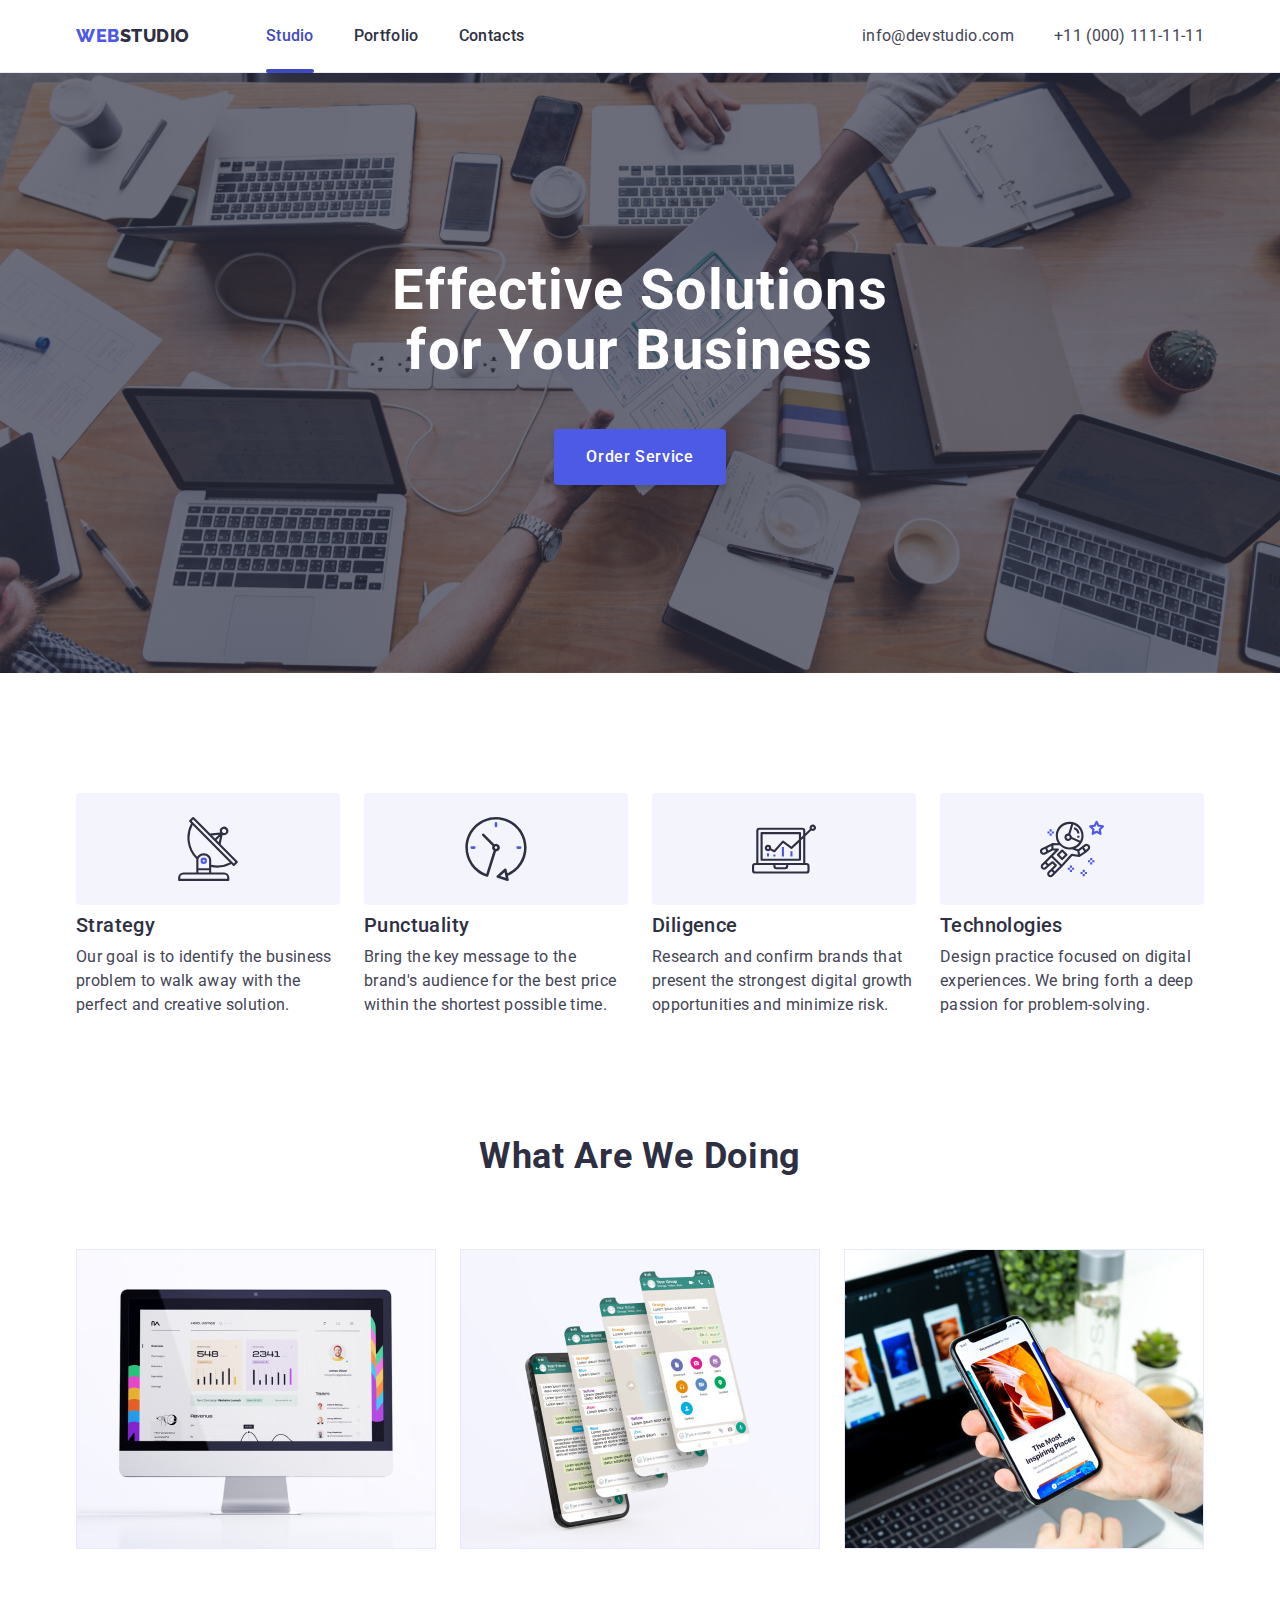
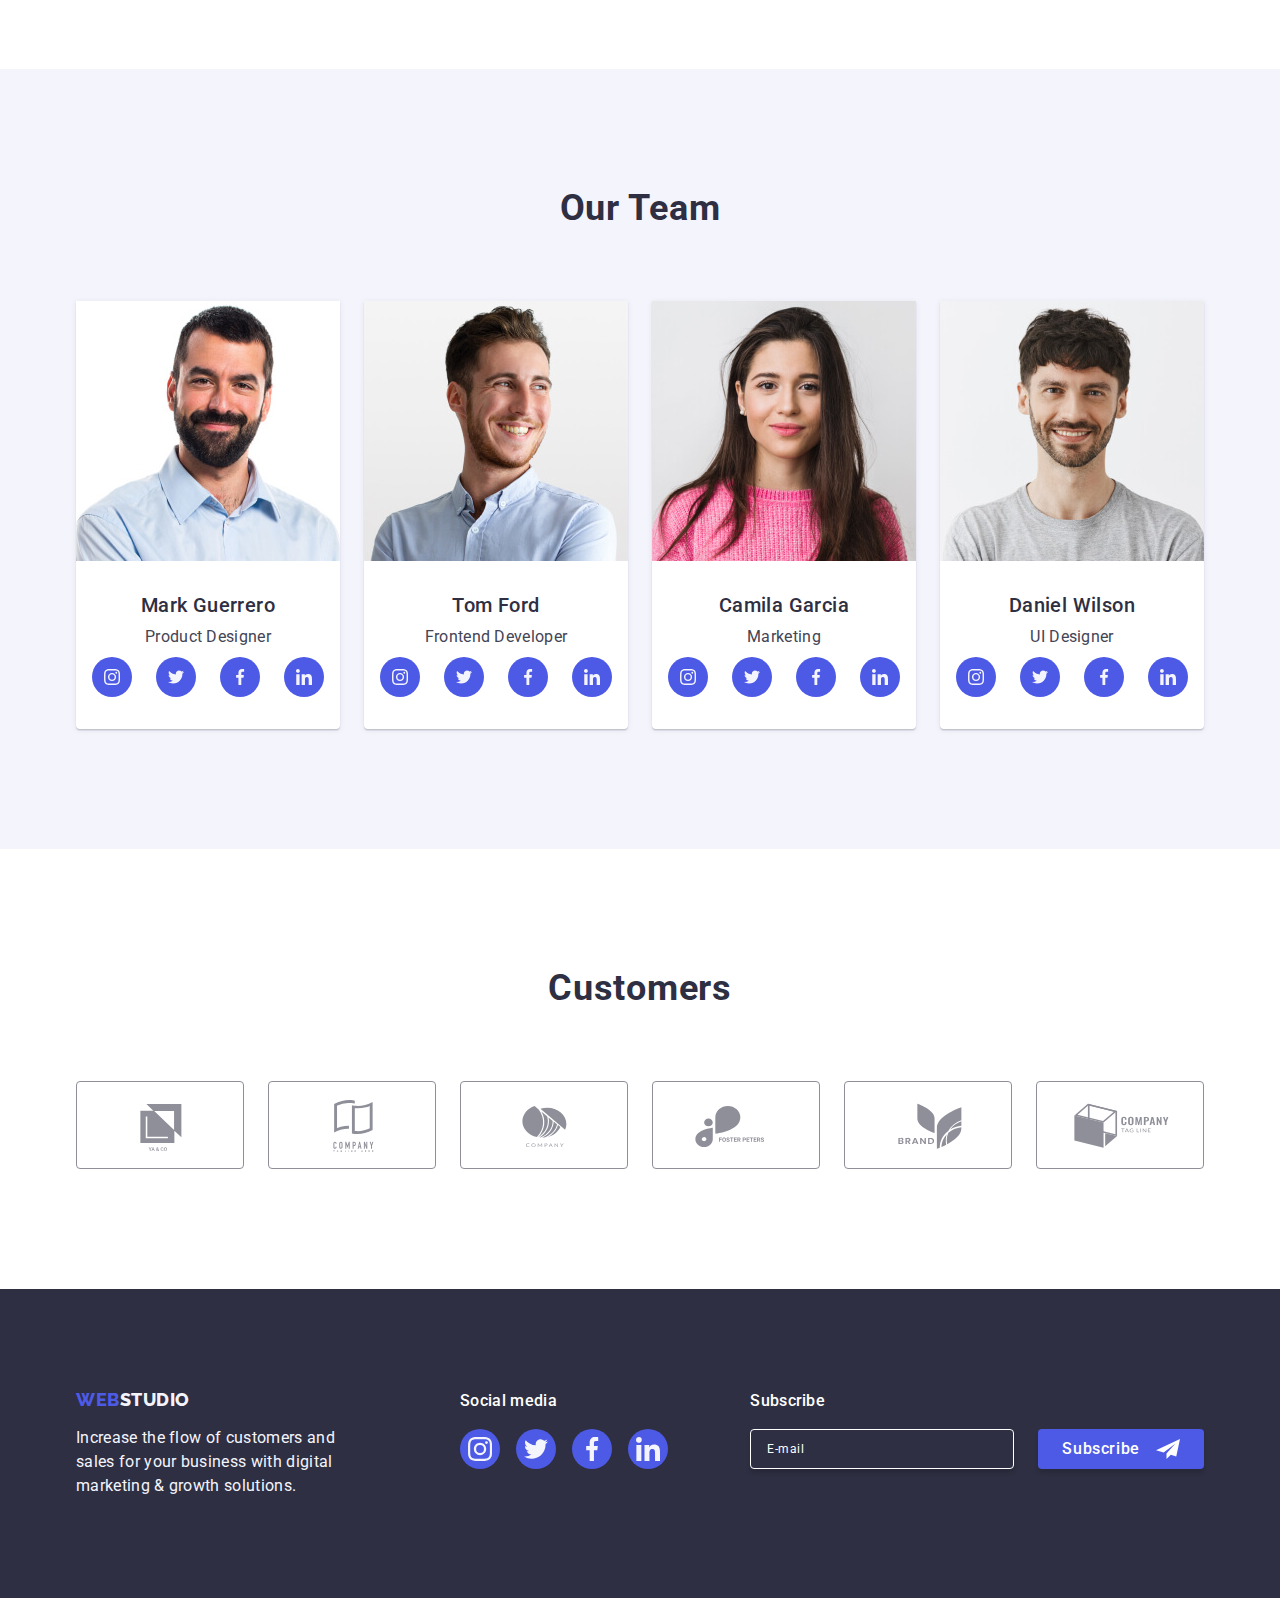
<file: index.html>
<!DOCTYPE html>
<html lang="en">
  <head>
    <meta charset="UTF-8" />
    <meta name="viewport" content="width=device-width, initial-scale=1.0" />
    <title>Web Studio</title>
    <link rel="preconnect" href="https://fonts.googleapis.com" />
    <link rel="preconnect" href="https://fonts.gstatic.com" crossorigin />
    <link
      href="https://fonts.googleapis.com/css2?family=Raleway:wght@800&family=Roboto:wght@400;500;700;900&display=swap"
      rel="stylesheet"
    />
    <link
      rel="stylesheet"
      href="https://cdn.jsdelivr.net/npm/modern-normalize@2.0.0/modern-normalize.min.css"
    />
    <link rel="stylesheet" href="./css/styles.css" />
  </head>

  <body>
    <header class="header">
      <div class="container header-cont">
        <nav class="nav-cont">
          <a class="link logo header-logo" href="./index.html"
            >Web<span class="web-logo">Studio</span></a
          >
          <ul class="list header-nav-list">
            <li>
              <a class="link nav-link nav-link-active" href="./index.html">Studio</a>
            </li>
            <li>
              <a class="link nav-link" href="./portfolio.html">Portfolio</a>
            </li>
            <li><a class="link nav-link" href="">Contacts</a></li>
          </ul>
        </nav>
        <address class="contact-address">
          <ul class="list contact-address-list">
            <li>
              <a class="link address" href="mailto:info@devstudio.com">info@devstudio.com</a>
            </li>
            <li>
              <a class="link address" href="tel:+110001111111">+11 (000) 111-11-11</a>
            </li>
          </ul>
        </address>
      </div>
    </header>
    <main>
      <section class="section-one">
        <div class="container section-one-cont">
          <h1 class="heading-one">Effective Solutions for Your Business</h1>
          <button class="button-primary" type="button" data-modal-open>Order Service</button>
        </div>
      </section>
      <section class="section-two-main-page">
        <div class="container">
          <h2 class="heading-two visually-hidden">Our goals</h2>
          <ul class="list section-two-list">
            <li class="section-two-list-item">
              <div class="section-two-list-item-icon-cont box-list-item-icon-cont">
                <svg height="64" width="64" aria-label="Strategy icon">
                  <use href="./images/icons.svg#icon-strategy"></use>
                </svg>
              </div>
              <h3 class="goals-title">Strategy</h3>
              <p class="list-text">
                Our goal is to identify the business problem to walk away with the perfect and
                creative solution.
              </p>
            </li>
            <li class="section-two-list-item">
              <div class="section-two-list-item-icon-cont box-list-item-icon-cont">
                <svg height="64" width="64" aria-label="Punctuality icon">
                  <use href="./images/icons.svg#icon-punctuality"></use>
                </svg>
              </div>
              <h3 class="goals-title">Punctuality</h3>
              <p class="list-text">
                Bring the key message to the brand's audience for the best price within the shortest
                possible time.
              </p>
            </li>
            <li class="section-two-list-item">
              <div class="section-two-list-item-icon-cont box-list-item-icon-cont">
                <svg height="64" width="64" aria-label="Diligence icon">
                  <use href="./images/icons.svg#icon-diligence"></use>
                </svg>
              </div>
              <h3 class="goals-title">Diligence</h3>
              <p class="list-text">
                Research and confirm brands that present the strongest digital growth opportunities
                and minimize risk.
              </p>
            </li>
            <li class="section-two-list-item">
              <div class="section-two-list-item-icon-cont box-list-item-icon-cont">
                <svg height="64" width="64" aria-label="Technologies icon">
                  <use href="./images/icons.svg#icon-technologies"></use>
                </svg>
              </div>
              <h3 class="goals-title">Technologies</h3>
              <p class="list-text">
                Design practice focused on digital experiences. We bring forth a deep passion for
                problem-solving.
              </p>
            </li>
          </ul>
        </div>
      </section>
      <section class="section-three-main-page">
        <div class="container">
          <h2 class="heading-two section-three-main-page-heading">What are we doing</h2>
          <ul class="list section-three-main-page-list">
            <li class="section-three-list-img">
              <img src="./images/img1.jpg" width="360" height="300" alt="Display picture" />
            </li>
            <li class="section-three-list-img">
              <img src="./images/img2.jpg" width="360" height="300" alt="Phone dosplays" />
            </li>
            <li class="section-three-list-img">
              <img src="./images/img3.jpg" width="360" height="300" alt="Phone in hand" />
            </li>
          </ul>
        </div>
      </section>
      <section class="our-team">
        <div class="container our-team-cont">
          <h2 class="heading-two our-team-heading">Our Team</h2>
          <ul class="list gallery-items-list">
            <li class="gallery-items">
              <img src="./images/MarkGuerrero.jpg" width="264" height="260" alt="Mark Guerrero" />
              <div class="gallery-items-text">
                <h3 class="heading-team">Mark Guerrero</h3>
                <p class="list-text">Product Designer</p>
                <ul class="list section-our-team-list-item-icon-cont">
                  <li class="our-team-box-list-item-icon-item">
                    <a href="" class="link our-team-box-list-item-icon-cont">
                      <svg class="social-icon" height="16" width="16" aria-label="Instagram icon">
                        <use href="./images/icons.svg#icon-instagram"></use>
                      </svg>
                    </a>
                  </li>
                  <li class="our-team-box-list-item-icon-item">
                    <a href="" class="link our-team-box-list-item-icon-cont">
                      <svg class="social-icon" height="16" width="16" aria-label="Twitter icon">
                        <use href="./images/icons.svg#icon-twitter"></use>
                      </svg>
                    </a>
                  </li>
                  <li class="our-team-box-list-item-icon-item">
                    <a href="" class="link our-team-box-list-item-icon-cont">
                      <svg class="social-icon" height="16" width="16" aria-label="Facebook icon">
                        <use href="./images/icons.svg#icon-facebook"></use>
                      </svg>
                    </a>
                  </li>
                  <li class="our-team-box-list-item-icon-item">
                    <a href="" class="link our-team-box-list-item-icon-cont">
                      <svg class="social-icon" height="16" width="16" aria-label="Linkedin icon">
                        <use href="./images/icons.svg#icon-linkedin"></use>
                      </svg>
                    </a>
                  </li>
                </ul>
              </div>
            </li>
            <li class="gallery-items">
              <img src="./images/TomFord.jpg" width="264" height="260" alt="Tom Ford" />
              <div class="gallery-items-text">
                <h3 class="heading-team">Tom Ford</h3>
                <p class="list-text">Frontend Developer</p>
                <ul class="list section-our-team-list-item-icon-cont">
                  <li>
                    <a href="" class="link our-team-box-list-item-icon-cont">
                      <svg class="social-icon" height="16" width="16" aria-label="Instagram icon">
                        <use href="./images/icons.svg#icon-instagram"></use>
                      </svg>
                    </a>
                  </li>
                  <li>
                    <a href="" class="link our-team-box-list-item-icon-cont">
                      <svg class="social-icon" height="16" width="16" aria-label="Twitter icon">
                        <use href="./images/icons.svg#icon-twitter"></use>
                      </svg>
                    </a>
                  </li>
                  <li>
                    <a href="" class="link our-team-box-list-item-icon-cont">
                      <svg class="social-icon" height="16" width="16" aria-label="Facebook icon">
                        <use href="./images/icons.svg#icon-facebook"></use>
                      </svg>
                    </a>
                  </li>
                  <li>
                    <a href="" class="link our-team-box-list-item-icon-cont">
                      <svg class="social-icon" height="16" width="16" aria-label="Linkedin icon">
                        <use href="./images/icons.svg#icon-linkedin"></use>
                      </svg>
                    </a>
                  </li>
                </ul>
              </div>
            </li>
            <li class="gallery-items">
              <img src="./images/CamilaGarcia.jpg" width="264" height="260" alt="Camila Garcia" />
              <div class="gallery-items-text">
                <h3 class="heading-team">Camila Garcia</h3>
                <p class="list-text">Marketing</p>
                <ul class="list section-our-team-list-item-icon-cont">
                  <li>
                    <a href="" class="link our-team-box-list-item-icon-cont">
                      <svg class="social-icon" height="16" width="16" aria-label="Instagram icon">
                        <use href="./images/icons.svg#icon-instagram"></use>
                      </svg>
                    </a>
                  </li>
                  <li>
                    <a href="" class="link our-team-box-list-item-icon-cont">
                      <svg class="social-icon" height="16" width="16" aria-label="Twitter icon">
                        <use href="./images/icons.svg#icon-twitter"></use>
                      </svg>
                    </a>
                  </li>
                  <li>
                    <a href="" class="link our-team-box-list-item-icon-cont">
                      <svg class="social-icon" height="16" width="16" aria-label="Facebook icon">
                        <use href="./images/icons.svg#icon-facebook"></use>
                      </svg>
                    </a>
                  </li>
                  <li>
                    <a href="" class="link our-team-box-list-item-icon-cont">
                      <svg class="social-icon" height="16" width="16" aria-label="Linkedin icon">
                        <use href="./images/icons.svg#icon-linkedin"></use>
                      </svg>
                    </a>
                  </li>
                </ul>
              </div>
            </li>
            <li class="gallery-items">
              <img src="./images/DanielWilson.jpg" width="264" height="260" alt="Daniel Wilson" />
              <div class="gallery-items-text">
                <h3 class="heading-team">Daniel Wilson</h3>
                <p class="list-text">UI Designer</p>
                <ul class="list section-our-team-list-item-icon-cont">
                  <li>
                    <a href="" class="link our-team-box-list-item-icon-cont">
                      <svg class="social-icon" height="16" width="16" aria-label="Instagram icon">
                        <use href="./images/icons.svg#icon-instagram"></use>
                      </svg>
                    </a>
                  </li>
                  <li>
                    <a href="" class="link our-team-box-list-item-icon-cont">
                      <svg class="social-icon" height="16" width="16" aria-label="Twitter icon">
                        <use href="./images/icons.svg#icon-twitter"></use>
                      </svg>
                    </a>
                  </li>
                  <li>
                    <a href="" class="link our-team-box-list-item-icon-cont">
                      <svg class="social-icon" height="16" width="16" aria-label="Facebook icon">
                        <use href="./images/icons.svg#icon-facebook"></use>
                      </svg>
                    </a>
                  </li>
                  <li>
                    <a href="" class="link our-team-box-list-item-icon-cont">
                      <svg class="social-icon" height="16" width="16" aria-label="Linkedin icon">
                        <use href="./images/icons.svg#icon-linkedin"></use>
                      </svg>
                    </a>
                  </li>
                </ul>
              </div>
            </li>
          </ul>
        </div>
      </section>
      <section class="section-five-main-page">
        <div class="container">
          <h2 class="heading-five">Customers</h2>
          <ul class="list section-five-list">
            <li class="section-five-list-item">
              <a
                href=""
                class="link customers-list-item-icon-cont section-five-list-item-icon-cont"
              >
                <svg class="customers-icon" height="56" width="104" aria-label="Icon customer one">
                  <use href="./images/icons.svg#icon-customer-six"></use>
                </svg>
              </a>
            </li>
            <li class="section-five-list-item">
              <a
                href=""
                class="link customers-list-item-icon-cont section-five-list-item-icon-cont"
              >
                <svg class="customers-icon" height="56" width="104" aria-label="Icon customer two">
                  <use href="./images/icons.svg#icon-customer-one"></use>
                </svg>
              </a>
            </li>
            <li class="section-five-list-item">
              <a
                href=""
                class="link customers-list-item-icon-cont section-five-list-item-icon-cont"
              >
                <svg
                  class="customers-icon"
                  height="56"
                  width="104"
                  aria-label="Icon customer three"
                >
                  <use href="./images/icons.svg#icon-customer-two"></use>
                </svg>
              </a>
            </li>
            <li class="section-five-list-item">
              <a
                href=""
                class="link customers-list-item-icon-cont section-five-list-item-icon-cont"
              >
                <svg class="customers-icon" height="56" width="104" aria-label="Icon customer four">
                  <use href="./images/icons.svg#icon-customer-three"></use>
                </svg>
              </a>
            </li>
            <li class="section-five-list-item">
              <a
                href=""
                class="link customers-list-item-icon-cont section-five-list-item-icon-cont"
              >
                <svg class="customers-icon" height="56" width="104" aria-label="Icon customer five">
                  <use href="./images/icons.svg#icon-customer-four"></use>
                </svg>
              </a>
            </li>
            <li class="section-five-list-item">
              <a
                href=""
                class="link customers-list-item-icon-cont section-five-list-item-icon-cont"
              >
                <svg class="customers-icon" height="56" width="104" aria-label="Icon customer six">
                  <use href="./images/icons.svg#icon-customer-five"></use>
                </svg>
              </a>
            </li>
          </ul>
        </div>
      </section>
    </main>
    <footer class="footer">
      <div class="container footer-container">
        <div class="footer-cont-one">
          <a class="link logo logo-footer" href="./index.html"
            >Web<span class="studio-logo-footer">Studio</span></a
          >
          <p class="footer-text">
            Increase the flow of customers and sales for your business with digital marketing &
            growth solutions.
          </p>
        </div>
        <div>
          <p class="footer-text-social">Social media</p>
          <ul class="list footer-list">
            <li class="footer-list-item">
              <a href="" class="link our-team-box-list-item-icon-cont footer-icon-cont">
                <svg class="social-icon" height="24" width="24" aria-label="Instagram icon">
                  <use href="./images/icons.svg#icon-instagram"></use>
                </svg>
              </a>
            </li>
            <li class="footer-list-item">
              <a href="" class="link our-team-box-list-item-icon-cont footer-icon-cont">
                <svg class="social-icon" height="24" width="24" aria-label="Twitter icon">
                  <use href="./images/icons.svg#icon-twitter"></use>
                </svg>
              </a>
            </li>
            <li class="footer-list-item">
              <a href="" class="link our-team-box-list-item-icon-cont footer-icon-cont">
                <svg class="social-icon" height="24" width="24" aria-label="Facebook icon">
                  <use href="./images/icons.svg#icon-facebook"></use>
                </svg>
              </a>
            </li>
            <li class="footer-list-item">
              <a href="" class="link our-team-box-list-item-icon-cont footer-icon-cont">
                <svg class="social-icon" height="24" width="24" aria-label="Linkedin icon">
                  <use href="./images/icons.svg#icon-linkedin"></use>
                </svg>
              </a>
            </li>
          </ul>
        </div>
        <div class="footer-form-cont">
          <p class="subscribe-form-text">Subscribe</p>
          <form class="subscribe-form">
            <label class="subscribe-form-input-label" for="subscribe-form-email"
              ><input
                class="subscribe-form-input"
                type="email"
                name="user-email"
                required
                id="subscribe-form-email"
                placeholder="E-mail"
            /></label>
            <button type="submit" class="subscribe-form-submit-btn">
              Subscribe
              <svg class="icon-subscribe" height="24" width="24" aria-label="icon-subscribe">
                <use href="./images/icons.svg#icon-subscribe"></use>
              </svg>
            </button>
          </form>
        </div>
      </div>
    </footer>
    <div data-modal class="modal-backdrop is-hidden">
      <div class="modal-bg">
        <button type="button" class="button-modal-close" data-modal-close>
          <svg class="icon-close-modal" height="8" width="8" aria-label="Icon close">
            <use href="./images/icons.svg#icon-close-mb"></use>
          </svg>
        </button>
        <p class="modal-backdrop-title">Leave your contacts and we will call you back</p>
        <form class="contact-form">
          <div class="contact-form-modal-backdrop">
            <label class="contact-form-label" for="user-name">Name</label>
            <div class="contact-form-input-cont">
              <input
                class="contact-form-input"
                type="text"
                id="user-name"
                required
                name="user-name"
                pattern="[a-zA-Zа-яА-ЯіІїЇєЄґҐ']"
              />
              <svg class="contact-form-icon" height="24" width="18" aria-label="Icon person">
                <use href="./images/icons.svg#icon-person"></use>
              </svg>
            </div>
          </div>
          <div class="contact-form-modal-backdrop">
            <label class="contact-form-label" for="user-phone-number">Phone</label>
            <div class="contact-form-input-cont">
              <input
                class="contact-form-input"
                type="text"
                id="user-phone-number"
                required
                name="user-phone-number"
                pattern="[0-9]{3}-[0-9]{3}-[0-9]{2}-[0-9]{2}"
              />
              <svg class="contact-form-icon" height="24" width="18" aria-label="Icon phone">
                <use href="./images/icons.svg#icon-phone"></use>
              </svg>
            </div>
          </div>
          <div class="contact-form-modal-backdrop">
            <label class="contact-form-label" for="user-email">Email</label>
            <div class="contact-form-input-cont">
              <input
                class="contact-form-input"
                type="text"
                id="user-email"
                required
                name="user-email"
              />
              <svg class="contact-form-icon" height="24" width="18" aria-label="Icon email">
                <use href="./images/icons.svg#icon-email"></use>
              </svg>
            </div>
          </div>
          <div class="contact-form-modal-backdrop-textarea">
            <label class="contact-form-label" for="user-comment">Comment</label>
            <textarea
              id="user-comment"
              class="contact-form-input contact-form-message"
              name="user-comment"
              placeholder="Text input"
            ></textarea>
          </div>
          <div class="contact-form-modal-backdrop-checkbox">
            <input
              value="true"
              id="user-privacy"
              type="checkbox"
              class="contact-checkbox visually-hidden"
              name="user-privacy"
            />
            <label for="user-privacy" class="contact-form-label">
              <span class="contact-form-checkbox">
                <svg class="checkbox-icon" height="8" width="10" aria-label="Checkbox">
                  <use href="./images/icons.svg#icon-checkbox"></use>
                </svg>
              </span>
              I accept the terms and conditions of the
              <a href="" class="link privacy-link">Privacy Policy</a>
            </label>
          </div>
          <button class="contact-form-btn-submit" type="submit">Send</button>
        </form>
      </div>
    </div>
    <script src="./js/modal.js"></script>
  </body>
</html>
</file>
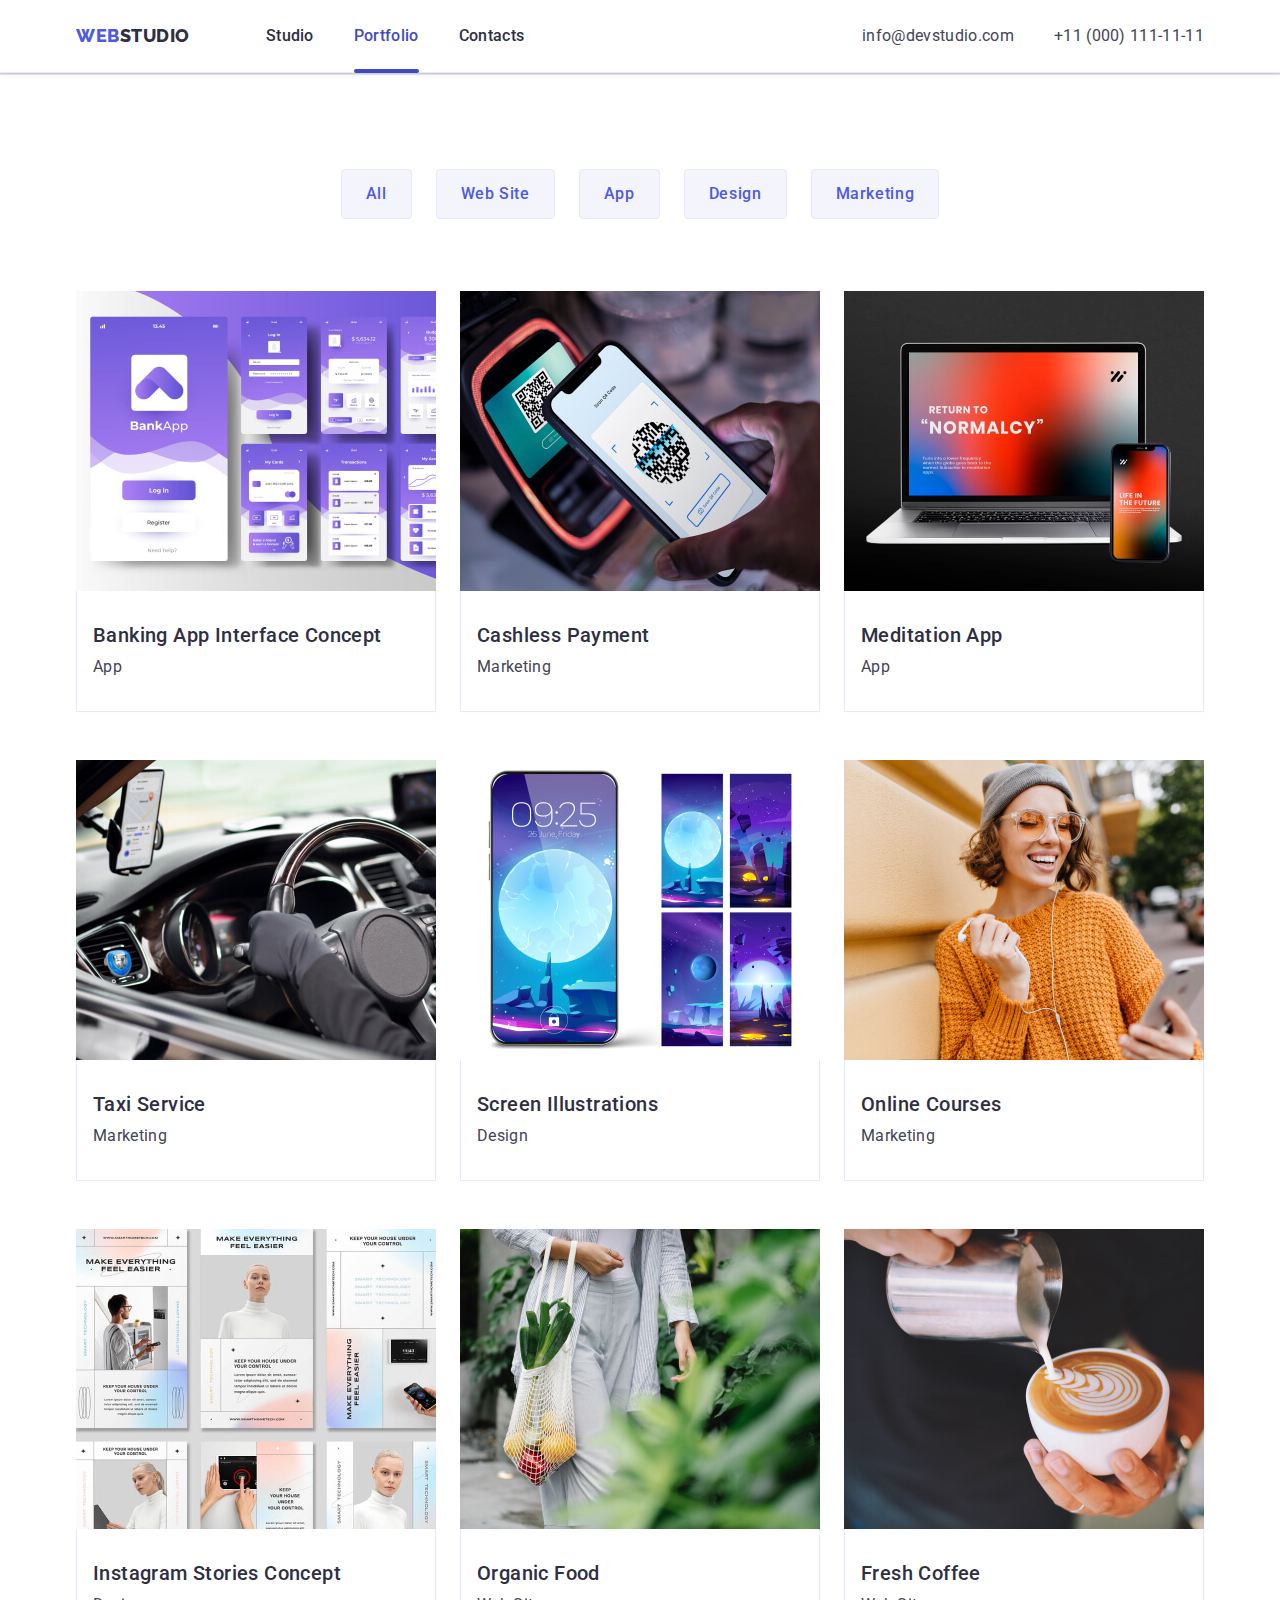
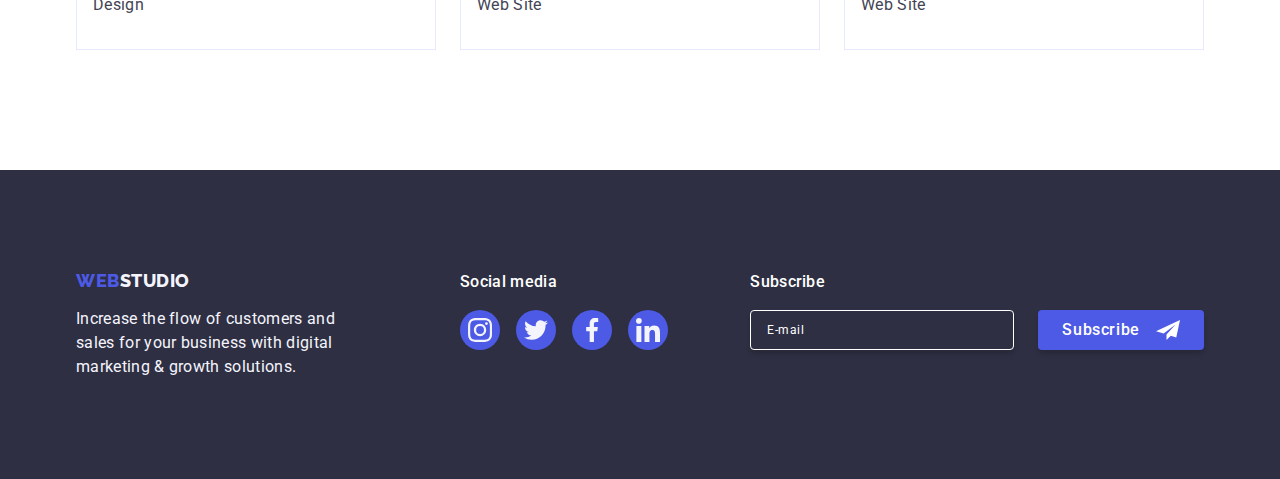
<file: portfolio.html>
<!DOCTYPE html>
<html lang="en">
  <head>
    <meta charset="UTF-8" />
    <meta name="viewport" content="width=device-width, initial-scale=1.0" />
    <title>Web Studio</title>
    <link rel="preconnect" href="https://fonts.googleapis.com" />
    <link rel="preconnect" href="https://fonts.gstatic.com" crossorigin />
    <link
      href="https://fonts.googleapis.com/css2?family=Raleway:wght@800&family=Roboto:wght@400;500;700;900&display=swap"
      rel="stylesheet"
    />
    <link
      rel="stylesheet"
      href="https://cdn.jsdelivr.net/npm/modern-normalize@2.0.0/modern-normalize.min.css"
    />
    <link rel="stylesheet" href="./css/styles.css" />
  </head>
  <body>
    <header class="header">
      <div class="container header-cont">
        <nav class="nav-cont">
          <a class="link logo header-logo" href="./index.html"
            >Web<span class="web-logo">Studio</span></a
          >
          <ul class="list header-nav-list">
            <li><a class="link nav-link" href="./index.html">Studio</a></li>
            <li>
              <a class="link nav-link nav-link-active" href="./portfolio.html">Portfolio</a>
            </li>
            <li><a class="link nav-link" href="">Contacts</a></li>
          </ul>
        </nav>
        <address class="contact-address">
          <ul class="list contact-address-list">
            <li>
              <a class="link address" href="mailto:info@devstudio.com">info@devstudio.com</a>
            </li>
            <li>
              <a class="link address" href="tel:+110001111111">+11 (000) 111-11-11</a>
            </li>
          </ul>
        </address>
      </div>
    </header>
    <main>
      <section class="gallery-cont">
        <div class="container">
          <h1 class="visually-hidden">Gallery</h1>
          <ul class="list button-portfolio-list">
            <li><button type="button" class="button-portfolio">All</button></li>
            <li>
              <button type="button" class="button-portfolio">Web Site</button>
            </li>
            <li><button type="button" class="button-portfolio">App</button></li>
            <li>
              <button type="button" class="button-portfolio">Design</button>
            </li>
            <li>
              <button type="button" class="button-portfolio">Marketing</button>
            </li>
          </ul>

          <ul class="list portfolio-cards-list">
            <li class="portfolio-cards">
              <a href="" class="link portfolio-cards-link">
                <div class="portfolio-cards-img-cont">
                  <img
                    class="portfolio-cards-img"
                    src="./images/BankingAppInterfaceConcept.jpg"
                    width="360"
                    height="300"
                    alt="Banking App Interface Concept"
                  />
                  <p class="portfolio-cards-backdrop portfolio-cards-backdrop-text">
                    14 Stylish and User-Friendly App Design Concepts · Task Manager App · Calorie
                    Tracker App · Exotic Fruit Ecommerce App · Cloud Storage App
                  </p>
                </div>
                <div class="portfolio-cards-text">
                  <h2 class="goals-title">Banking App Interface Concept</h2>
                  <p class="list-text">App</p>
                </div>
              </a>
            </li>
            <li class="portfolio-cards">
              <a class="link portfolio-cards-link" href="">
                <div class="portfolio-cards-img-cont">
                  <img
                    src="./images/CashlessPayment.jpg"
                    width="360"
                    height="300"
                    alt="Cashless Payment"
                  />
                  <p class="portfolio-cards-backdrop portfolio-cards-backdrop-text">
                    14 Stylish and User-Friendly App Design Concepts · Task Manager App · Calorie
                    Tracker App · Exotic Fruit Ecommerce App · Cloud Storage App
                  </p>
                </div>
                <div class="portfolio-cards-text">
                  <h2 class="goals-title">Cashless Payment</h2>
                  <p class="list-text">Marketing</p>
                </div>
              </a>
            </li>
            <li class="portfolio-cards">
              <a class="link portfolio-cards-link" href="">
                <div class="portfolio-cards-img-cont">
                  <img
                    src="./images/MeditationApp.jpg"
                    width="360"
                    height="300"
                    alt="Meditation App"
                  />
                  <p class="portfolio-cards-backdrop portfolio-cards-backdrop-text">
                    14 Stylish and User-Friendly App Design Concepts · Task Manager App · Calorie
                    Tracker App · Exotic Fruit Ecommerce App · Cloud Storage App
                  </p>
                </div>
                <div class="portfolio-cards-text">
                  <h2 class="goals-title">Meditation App</h2>
                  <p class="list-text">App</p>
                </div>
              </a>
            </li>
            <li class="portfolio-cards">
              <a class="link portfolio-cards-link" href="">
                <div class="portfolio-cards-img-cont">
                  <img src="./images/TaxiService.jpg" width="360" height="300" alt="Taxi Service" />
                  <p class="portfolio-cards-backdrop portfolio-cards-backdrop-text">
                    14 Stylish and User-Friendly App Design Concepts · Task Manager App · Calorie
                    Tracker App · Exotic Fruit Ecommerce App · Cloud Storage App
                  </p>
                </div>
                <div class="portfolio-cards-text">
                  <h2 class="goals-title">Taxi Service</h2>
                  <p class="list-text">Marketing</p>
                </div>
              </a>
            </li>
            <li class="portfolio-cards">
              <a class="link portfolio-cards-link" href="">
                <div class="portfolio-cards-img-cont">
                  <img
                    src="./images/ScreenIllustrations.jpg"
                    width="360"
                    height="300"
                    alt="Screen Illustrations"
                  />
                  <p class="portfolio-cards-backdrop portfolio-cards-backdrop-text">
                    14 Stylish and User-Friendly App Design Concepts · Task Manager App · Calorie
                    Tracker App · Exotic Fruit Ecommerce App · Cloud Storage App
                  </p>
                </div>
                <div class="portfolio-cards-text">
                  <h2 class="goals-title">Screen Illustrations</h2>
                  <p class="list-text">Design</p>
                </div>
              </a>
            </li>
            <li class="portfolio-cards">
              <a class="link portfolio-cards-link" href="">
                <div class="portfolio-cards-img-cont">
                  <img
                    src="./images/OnlineCourses.jpg"
                    width="360"
                    height="300"
                    alt="Online Courses"
                  />
                  <p class="portfolio-cards-backdrop portfolio-cards-backdrop-text">
                    14 Stylish and User-Friendly App Design Concepts · Task Manager App · Calorie
                    Tracker App · Exotic Fruit Ecommerce App · Cloud Storage App
                  </p>
                </div>
                <div class="portfolio-cards-text">
                  <h2 class="goals-title">Online Courses</h2>
                  <p class="list-text">Marketing</p>
                </div>
              </a>
            </li>
            <li class="portfolio-cards">
              <a class="link portfolio-cards-link" href="">
                <div class="portfolio-cards-img-cont">
                  <img
                    src="./images/InstagramStoriesConcept.jpg"
                    width="360"
                    height="300"
                    alt="Instagram Stories Concept"
                  />
                  <p class="portfolio-cards-backdrop portfolio-cards-backdrop-text">
                    14 Stylish and User-Friendly App Design Concepts · Task Manager App · Calorie
                    Tracker App · Exotic Fruit Ecommerce App · Cloud Storage App
                  </p>
                </div>
                <div class="portfolio-cards-text">
                  <h2 class="goals-title">Instagram Stories Concept</h2>
                  <p class="list-text">Design</p>
                </div>
              </a>
            </li>
            <li class="portfolio-cards">
              <a class="link portfolio-cards-link" href="">
                <div class="portfolio-cards-img-cont">
                  <img src="./images/OrganicFood.jpg" width="360" height="300" alt="Organic Food" />
                  <p class="portfolio-cards-backdrop portfolio-cards-backdrop-text">
                    14 Stylish and User-Friendly App Design Concepts · Task Manager App · Calorie
                    Tracker App · Exotic Fruit Ecommerce App · Cloud Storage App
                  </p>
                </div>
                <div class="portfolio-cards-text">
                  <h2 class="goals-title">Organic Food</h2>
                  <p class="list-text">Web Site</p>
                </div>
              </a>
            </li>
            <li class="portfolio-cards">
              <a class="link portfolio-cards-link" href="">
                <div class="portfolio-cards-img-cont">
                  <img src="./images/FreshCoffee.jpg" width="360" height="300" alt="Fresh Coffee" />
                  <p class="portfolio-cards-backdrop portfolio-cards-backdrop-text">
                    14 Stylish and User-Friendly App Design Concepts · Task Manager App · Calorie
                    Tracker App · Exotic Fruit Ecommerce App · Cloud Storage App
                  </p>
                </div>
                <div class="portfolio-cards-text">
                  <h2 class="goals-title">Fresh Coffee</h2>
                  <p class="list-text">Web Site</p>
                </div>
              </a>
            </li>
          </ul>
        </div>
      </section>
    </main>
    <footer class="footer">
      <div class="container footer-container">
        <div class="footer-cont-one">
          <a class="link logo logo-footer" href="./index.html"
            >Web<span class="studio-logo-footer">Studio</span></a
          >
          <p class="footer-text">
            Increase the flow of customers and sales for your business with digital marketing &
            growth solutions.
          </p>
        </div>
        <div>
          <p class="footer-text-social">Social media</p>
          <ul class="list footer-list">
            <li class="footer-list-item">
              <a href="" class="link our-team-box-list-item-icon-cont footer-icon-cont">
                <svg class="social-icon" height="24" width="24" aria-label="Instagram icon">
                  <use href="./images/icons.svg#icon-instagram"></use>
                </svg>
              </a>
            </li>
            <li class="footer-list-item">
              <a href="" class="link our-team-box-list-item-icon-cont footer-icon-cont">
                <svg class="social-icon" height="24" width="24" aria-label="Twitter icon">
                  <use href="./images/icons.svg#icon-twitter"></use>
                </svg>
              </a>
            </li>
            <li class="footer-list-item">
              <a href="" class="link our-team-box-list-item-icon-cont footer-icon-cont">
                <svg class="social-icon" height="24" width="24" aria-label="Facebook icon">
                  <use href="./images/icons.svg#icon-facebook"></use>
                </svg>
              </a>
            </li>
            <li class="footer-list-item">
              <a href="" class="link our-team-box-list-item-icon-cont footer-icon-cont">
                <svg class="social-icon" height="24" width="24" aria-label="Linkedin icon">
                  <use href="./images/icons.svg#icon-linkedin"></use>
                </svg>
              </a>
            </li>
          </ul>
        </div>
        <div class="footer-form-cont">
          <p class="subscribe-form-text">Subscribe</p>
          <form class="subscribe-form">
            <label class="subscribe-form-input-label" for="subscribe-form-email"
              ><input
                class="subscribe-form-input"
                type="email"
                name="user-email"
                required
                id="subscribe-form-email"
                placeholder="E-mail"
            /></label>
            <button type="submit" class="subscribe-form-submit-btn">
              Subscribe
              <svg class="icon-subscribe" height="24" width="24" aria-label="icon-subscribe">
                <use href="./images/icons.svg#icon-subscribe"></use>
              </svg>
            </button>
          </form>
        </div>
      </div>
    </footer>
  </body>
</html>
</file>
<file: css/styles.css>
:root {
    --primary-brand-color: #4d5ae5;
    --pressed-state-color: #404bbf;
    --dark-color: #2e2f42;
    --success-color: #31d0aa;
    --text-color: #434455;
    --subtle-text-color: #8e8f99;
    --accent-color: #e7e9fc;
    --light-color: #f4f4fd;
    --modal-overlay-color: rgba(46, 47, 66, 0.4);
    --hero-background-color: rgba(46, 47, 66, 0.7);
    --white-background-color: #ffffff;
    --modal-background-color: #fcfcfc;
}

*,
*::before,
*::after {
    box-sizing: border-box;
}

h1,
h2,
h3,
h4,
h5,
h6,
p {
    margin-top: 0;
    margin-bottom: 0;
}

ul,
ol {
    margin-top: 0;
    margin-bottom: 0;
    padding-left: 0;
}

img {
    display: block;
    max-width: 100%;
    width: 100%;
}

body {
    font-family: "Roboto", sans-serif;
    color: var(--text-color);
    font-size: 16px;
    background-color: var(--white-background-color);
    line-height: 1.5;
    letter-spacing: 0.02em;
}

.visually-hidden {
    position: absolute;
    width: 1px;
    height: 1px;
    margin: -1px;
    border: 0;
    padding: 0;
    white-space: nowrap;
    clip-path: inset(100%);
    clip: rect(0 0 0 0);
    overflow: hidden;
}

button {
    font-family: inherit;
    color: currentColor;
    cursor: pointer;
}

input {
    font-family: inherit;
}

.list {
    list-style-type: none;
}

.link:hover,
.link:focus {
    color: var(--pressed-state-color);
}

.link {
    text-decoration: none;
    transition: color 250ms cubic-bezier(0.4, 0, 0.2, 1);
}

.container {
    max-width: 1158px;
    padding-left: 15px;
    padding-right: 15px;
    margin-left: auto;
    margin-right: auto;
}

/* MAIN PAGE */
/* =========== HEADER =========== */

.header {
    background-color: var(--white-background-color);
    border-bottom: 1px solid var(--accent-color);
    box-shadow: 0px 2px 1px rgba(46, 47, 66, 0.08),
        0px 1px 1px rgba(46, 47, 66, 0.16),
        0px 1px 6px rgba(46, 47, 66, 0.08);
}

.header-cont {
    display: flex;
    align-items: center;
    justify-content: space-between;
}

.nav-cont {
    display: flex;
    align-items: center;
}

.logo {
    color: var(--primary-brand-color);
    font-family: "Raleway", sans-serif;
    font-size: 18px;
    font-weight: 800;
    line-height: 1.17;
    letter-spacing: 0.03em;
    text-transform: uppercase;
}

.header-logo {
    margin-right: 76px;
}

.logo .web-logo {
    color: var(--dark-color);
}

.nav-link {
    color: var(--dark-color);
    font-weight: 500;
    font-size: 16px;
    line-height: 1.5;
    letter-spacing: 0.02em;
    padding: 24px 0;
    display: block;
    position: relative;
}

.nav-link-active {
    color: var(--pressed-state-color);
}

.nav-link-active::after {
    content: "";
    display: block;
    width: 100%;
    height: 4px;
    background-color: var(--pressed-state-color);
    border-radius: 2px;
    position: absolute;
    bottom: -1px;
}

.header-nav-list {
    display: flex;
    gap: 40px;
}

.contact-address {
    font-style: normal
}

.address {
    color: inherit;
}

.contact-address-list {
    display: flex;
    gap: 40px;
}

/* ========= SECTION ONE ==========*/
.section-one {
    background-color: var(--dark-color);
    padding-top: 188px;
    padding-bottom: 188px;
    background-image: linear-gradient(rgba(46, 47, 66, 0.70), rgba(46, 47, 66, 0.70)), url("../images/people-office-bg.jpg");
    background-position: center;
    background-size: cover;
    background-repeat: no-repeat;
    max-width: 1440px;
    margin: 0 auto;
}

.section-one-cont {
    display: flex;
    flex-direction: column;
    align-items: center;
    flex-wrap: wrap;
}

.heading-one {
    color: var(--white-background-color);
    text-align: center;
    font-size: 56px;
    font-style: normal;
    font-weight: 700;
    line-height: 1.07;
    letter-spacing: 0.02em;
    margin-bottom: 48px;
    max-width: 496px;
}

.gallery-cont {
    padding-top: 96px;
    padding-bottom: 120px;
}

.button-primary {
    color: var(--white-background-color);
    background-color: var(--primary-brand-color);
    font-size: 16px;
    font-weight: 500;
    line-height: 1.5;
    letter-spacing: 0.04em;
    cursor: pointer;
    font-family: "Roboto", sans-serif;
    border: none;
    min-width: 169px;
    height: 56px;
    border-radius: 4px;
    box-shadow: 0px 4px 4px 0px rgba(0, 0, 0, 0.15);
    padding: 16px 32px;
    transition: background-color 250ms cubic-bezier(0.4, 0, 0.2, 1);
}

.button-primary:hover,
.button-primary:focus {
    background-color: var(--pressed-state-color);
}

/* ======= SECTION TWO ======= */

.section-two-main-page {
    padding-top: 120px;
    padding-bottom: 120px;
}

.goals-title {
    color: var(--dark-color);
    font-size: 20px;
    font-style: normal;
    font-weight: 500;
    line-height: 1.2;
    letter-spacing: 0.02em;
    margin-bottom: 8px;
}

.section-two-list {
    display: flex;
    justify-content: space-between;
    gap: 24px;
}

.box-list-item-icon-cont {
    border-radius: 4px;
    background: var(--light-color);
    width: 100%;
    height: 112px;
    flex-shrink: 0;
    margin-bottom: 8px;
}

.section-two-list-item-icon-cont {
    display: flex;
    justify-content: center;
    align-items: center;
}

.section-two-list-item {
    width: calc((100% - 72px) / 4);
}

.list-text {
    font-size: 16px;
    line-height: 1.5;
    letter-spacing: 0.02em;
    color: var(--text-color);
}

.section-three-main-page {
    padding-bottom: 120px;
}

.heading-two {
    color: var(--dark-color);
    text-align: center;
    font-size: 36px;
    font-style: normal;
    font-weight: 700;
    line-height: 1.11;
    letter-spacing: 0.02em;
    text-transform: capitalize;
}

.section-three-main-page-heading {
    margin-bottom: 72px;
}

.section-three-main-page-list {
    display: flex;
    justify-content: space-between;
    gap: 24px;
}

.our-team {
    background: var(--light-color);
    padding-top: 120px;
    padding-bottom: 120px;
}

.our-team-heading {
    margin-bottom: 72px;
}

.gallery-items-list {
    display: flex;
    justify-content: space-between;
    gap: 24px;
}

.gallery-items {
    background: var(--white-background-color);
    border-radius: 0px 0px 4px 4px;
    width: calc((100% - 72px) / 4);
    box-shadow: 0px 2px 1px 0px rgba(46, 47, 66, 0.08), 0px 1px 1px 0px rgba(46, 47, 66, 0.16), 0px 1px 6px 0px rgba(46, 47, 66, 0.08);
}

.gallery-items-text {
    padding: 32px 0;
    text-align: center;
}

.social-icon {
    fill: var(--light-color);
}

.section-our-team-list-item-icon-cont {
    display: flex;
    justify-content: center;
    gap: 24px;
    padding: 0 16px;
    margin-top: 8px;
}

.our-team-box-list-item-icon-cont {
    display: flex;
    justify-content: center;
    align-items: center;
    width: 40px;
    height: 40px;
    flex-shrink: 0;
    border-radius: 50%;
    background-color: var(--primary-brand-color);
    transition: background-color 250ms cubic-bezier(0.4, 0, 0.2, 1);
}

.our-team-box-list-item-icon-cont:hover,
.our-team-box-list-item-icon-cont:focus {
    background-color: var(--pressed-state-color);
}

.heading-team {
    color: var(--dark-color);
    text-align: center;
    font-size: 20px;
    font-style: normal;
    font-weight: 500;
    line-height: 1.2;
    letter-spacing: 0.02em;
    margin-bottom: 8px;
}

/* ====== SECTION FIVE ====== */
.section-five-main-page {
    padding-top: 120px;
    padding-bottom: 120px;
}

.heading-five {
    color: var(--dark-color);
    text-align: center;
    font-size: 36px;
    font-style: normal;
    font-weight: 700;
    line-height: 1.11;
    letter-spacing: 0.02em;
    text-transform: capitalize;
    margin-bottom: 72px;
}

.section-five-list {
    display: flex;
    justify-content: center;
    gap: 24px;
}

.section-five-list-item {
    width: 168px;
    height: 88px;
}

.section-five-list-item-icon-cont {
    display: flex;
    justify-content: center;
    align-items: center;
    width: 100%;
    height: 100%;
    flex-shrink: 0;
    color: var(--subtle-text-color);
    border-radius: 4px;
    border: 1px solid var(--subtle-text-color);
    transition: border-color 250ms cubic-bezier(0.4, 0, 0.2, 1),
        color 250ms cubic-bezier(0.4, 0, 0.2, 1);
}

.customers-icon {
    fill: currentColor;
    transition: fill 250ms cubic-bezier(0.4, 0, 0.2, 1);
}

.section-five-list-item-icon-cont:hover .customers-icon,
.section-five-list-item-icon-cont:focus .customers-icon {
    fill: var(--pressed-state-color);
}

.section-five-list-item-icon-cont:hover,
.section-five-list-item-icon-cont:focus {
    border-color: var(--pressed-state-color);
}

/* ====== FOOTER ====== */
.footer {
    background: var(--dark-color);
    padding-top: 100px;
    padding-bottom: 100px;

}

.footer-container {
    display: flex;
    justify-content: start;
    align-items: baseline;
}

.footer-cont-one {
    margin-right: 120px;
}

.studio-logo-footer {
    color: var(--light-color)
}

.logo-footer {
    display: inline-block;
    margin-bottom: 16px;
}

.footer-list {
    display: flex;
    justify-content: flex-start;
    gap: 16px;
    width: 208px;
}

.footer-text {
    color: var(--light-color);
    font-weight: 400;
    line-height: 1.5;
    letter-spacing: 0.02em;
    width: 264px;
}

.footer-text-social {
    color: var(--white-background-color);
    font-weight: 500;
    line-height: 1.5;
    letter-spacing: 0.02em;
    margin-bottom: 16px;
}

.footer-icon-cont:hover,
.footer-icon-cont:focus {
    background-color: var(--success-color);
}

.footer-form-cont {
    margin-left: auto;
}

.subscribe-form {
    display: flex;
    align-items: flex-end;
    gap: 24px;
}

.subscribe-form-input-label {
    position: relative;
}

.subscribe-form-input {
    width: 264px;
    height: 40px;
    border-radius: 4px;
    border: 1px solid var(--white-background-color);
    background-color: transparent;
    box-shadow: 0px 4px 4px 0px rgba(0, 0, 0, 0.15);
    padding-left: 16px;
    font-size: 12px;
    font-weight: 400;
    line-height: 1.5;
    letter-spacing: 0.04em;
    color: var(--white-background-color);
    outline: 0px solid transparent;
    transition: border-color 250ms cubic-bezier(0.4, 0, 0.2, 1);
}

.subscribe-form-input::placeholder {
    color: var(--white-background-color);
}

.subscribe-form-text {
    margin-bottom: 16px;
    font-weight: 500;
    font-size: 16px;
    line-height: 1.5;
    letter-spacing: 0.02em;
    color: var(--white-background-color);
}

.subscribe-form-submit-btn {
    display: flex;
    justify-content: center;
    align-items: center;
    min-width: 165px;
    height: 40px;
    padding: 8px 24px;
    font-size: 16px;
    font-weight: 500;
    line-height: 1.5;
    letter-spacing: 0.04em;
    color: var(--white-background-color);
    text-align: center;
    border-radius: 4px;
    border: none;
    background: var(--primary-brand-color);
    box-shadow: 0px 4px 4px 0px rgba(0, 0, 0, 0.15);
    transition: background-color 250ms cubic-bezier(0.4, 0, 0.2, 1);
}

.icon-subscribe {
    fill: var(--white-background-color);
    margin-left: 16px;
}

.subscribe-form-submit-btn:hover,
.subscribe-form-submit-btn:focus {
    background-color: var(--pressed-state-color);
}


/* ====== MODAL ====== */
.modal-backdrop {
    position: fixed;
    top: 0;
    right: 0;
    bottom: 0;
    left: 0;
    background-color: rgba(46, 47, 66, 0.4);
    width: 100%;
    z-index: 2;
    transition: opacity 250ms cubic-bezier(0.4, 0, 0.2, 1), visibility 250ms cubic-bezier(0.4, 0, 0.2, 1);
}

.modal-bg {
    position: absolute;
    top: 50%;
    left: 50%;
    transform: translate(-50%, -50%) scale(1);
    width: 408px;
    min-height: 584px;
    border-radius: 4px;
    background: var(--modal-background-color);
    box-shadow: 0px 2px 1px 0px rgba(0, 0, 0, 0.20), 0px 1px 3px 0px rgba(0, 0, 0, 0.12), 0px 1px 1px 0px rgba(0, 0, 0, 0.14);
    z-index: 3;
    opacity: 1;
    transition: transform 250ms cubic-bezier(0.4, 0, 0.2, 1);
    padding: 72px 24px 24px 24px;
}

.button-modal-close {
    display: flex;
    justify-content: center;
    align-items: center;
    margin: 0;
    padding: 0;
    cursor: pointer;
    position: absolute;
    width: 24px;
    height: 24px;
    top: 24px;
    right: 24px;
    border-radius: 50%;
    border: 1px solid rgba(0, 0, 0, 0.1);
    stroke: rgba(0, 0, 0, 0.10);
    background-color: var(--accent-color);
    transition: background-color 250ms cubic-bezier(0.4, 0, 0.2, 1), border 250ms cubic-bezier(0.4, 0, 0.2, 1);
}

.button-modal-close:focus {
    border: none;
    background-color: var(--pressed-state-color);
}

.is-hidden {
    visibility: hidden;
    pointer-events: none;
    opacity: 0;
}

.is-hidden .modal-bg {
    opacity: 0;
    transform: scale(0);
}

.icon-close-modal {
    fill: var(--dark-color);
    transition: fill 250ms cubic-bezier(0.4, 0, 0.2, 1);
}

.button-modal-close:focus .icon-close-modal {
    fill: var(--white-background-color);
}

.modal-backdrop-title {
    font-family: "Roboto", sans-serif;
    color: var(--dark-color);
    text-align: center;
    font-style: normal;
    font-size: 16px;
    font-weight: 500;
    line-height: 1.5;
    letter-spacing: 0.02em;
    margin-bottom: 16px;
}

.contact-form-modal-backdrop {
    margin-bottom: 8px;
}

.contact-form-label {
    display: block;
    color: var(--subtle-text-color);
    font-size: 12px;
    font-style: normal;
    font-weight: 400;
    line-height: 1.17;
    letter-spacing: 0.04em;
    margin-bottom: 4px;
}

.contact-form-input-cont {
    position: relative;
}

.contact-form-modal-backdrop-textarea {
    margin-bottom: 16px;
}

.contact-form-icon {
    position: absolute;
    left: 16px;
    top: 50%;
    transform: translateY(-50%);
    fill: var(--dark-color);
    transition: fill 250ms cubic-bezier(0.4, 0, 0.2, 1);
}

.contact-form-input {
    background-color: transparent;
    outline: transparent;
    width: 100%;
    border-radius: 4px;
    border: 1px solid var(--modal-overlay-color);
    height: 40px;
    font-size: 16px;
    padding: 11px 38px;
    transition: border-color 250ms cubic-bezier(0.4, 0, 0.2, 1);
}


.contact-form-input:focus {
    border: 1px solid var(--primary-brand-color);
}

.contact-form-input:focus+.contact-form-icon {
    fill: var(--primary-brand-color);
}

.contact-form-message {
    height: 120px;
    resize: none;
    padding: 8px 16px;
    font-size: 12px;
    line-height: 1.17;
    letter-spacing: 0.04em;
    color: var(--modal-overlay-color);
}

.contact-form-message::placeholder {
    color: var(--modal-overlay-color);
    font-size: 12px;
    font-style: normal;
    font-weight: 400;
    line-height: 1.17;
    letter-spacing: 0.04em;
}

.contact-form-modal-backdrop-checkbox {
    margin-bottom: 24px;
}

.contact-form-checkbox {
    display: inline-flex;
    align-items: center;
    justify-content: center;
    fill: transparent;
    width: 16px;
    height: 16px;
    border: 1px solid var(--modal-overlay-color);
    border-radius: 2px;
    margin-right: 8px;
    transition: background-color 250ms cubic-bezier(0.4, 0, 0.2, 1), border 250ms cubic-bezier(0.4, 0, 0.2, 1), fill 250ms cubic-bezier(0.4, 0, 0.2, 1);
}

.privacy-link {
    color: var(--primary-brand-color);
    text-decoration: underline;
}

.contact-form-btn-submit {
    display: block;
    margin: 0 auto;
    color: var(--white-background-color);
    min-width: 169px;
    border-radius: 4px;
    background-color: var(--primary-brand-color);
    box-shadow: 0px 4px 4px 0px rgba(0, 0, 0, 0.15);
    padding: 16px 32px;
    cursor: pointer;
    border: none;
    text-align: center;
    font-size: 16px;
    font-style: normal;
    font-weight: 500;
    line-height: 1.5;
    letter-spacing: 0.04em;
    transition: background-color 250ms cubic-bezier(0.4, 0, 0.2, 1);
}

.contact-checkbox:checked+.contact-form-label .contact-form-checkbox {
    background-color: var(--pressed-state-color);
    border: none;
    fill: var(--light-color);
}

.contact-form-btn-submit:hover,
.contact-form-btn-submit:focus {
    background-color: var(--pressed-state-color);
}


/* ======= PORTFOLIO ======= */

.button-portfolio-list {
    display: flex;
    gap: 24px;
    justify-content: center;
    margin-bottom: 72px;
}

.button-portfolio {
    font-family: "Roboto", sans-serif;
    color: var(--primary-brand-color);
    text-align: center;
    font-style: normal;
    font-size: 16px;
    font-weight: 500;
    line-height: 1.5;
    letter-spacing: 0.04em;
    border: 1px solid var(--accent-color);
    background-color: var(--light-color);
    cursor: pointer;
    padding: 12px 24px;
    border-radius: 4px;
    box-shadow: none;
    transition: color 250ms cubic-bezier(0.4, 0, 0.2, 1),
        background-color 250ms cubic-bezier(0.4, 0, 0.2, 1),
        border-color 250ms cubic-bezier(0.4, 0, 0.2, 1),
        box-shadow 250ms cubic-bezier(0.4, 0, 0.2, 1);
}

.button-portfolio:hover,
.button-portfolio:focus {
    color: var(--white-background-color);
    background-color: var(--pressed-state-color);
    border: 1px solid transparent;
    box-shadow: 0px 3px 1px rgba(0, 0, 0, 0.1),
        0px 2px 1px rgba(0, 0, 0, 0.08),
        0px 2px 2px rgba(0, 0, 0, 0.12);
}

.portfolio-cards-list {
    display: flex;
    gap: 48px 24px;
    flex-wrap: wrap;
    justify-content: center;

}

.portfolio-cards {
    background: var(--white-background-color);
    width: 360px;
}

.portfolio-cards-link {
    display: block;
    box-shadow: none;
    transition: box-shadow 250ms cubic-bezier(0.4, 0, 0.2, 1);
}

.portfolio-cards-link:hover,
.portfolio-cards-link:focus {
    box-shadow: 0px 1px 6px rgba(46, 47, 66, 0.08),
        0px 1px 1px rgba(46, 47, 66, 0.16),
        0px 2px 1px rgba(46, 47, 66, 0.08);
}

.portfolio-cards-img-cont {
    position: relative;
    height: 300px;
    width: 100%;
    overflow: hidden;
}

.portfolio-cards-link:hover .portfolio-cards-backdrop,
.portfolio-cards-link:focus .portfolio-cards-backdrop {
    transform: translateY(0);
}

.portfolio-cards-img {
    height: 100%;
    width: 100%;
    object-fit: cover;
}

.portfolio-cards-text {
    display: flex;
    flex-direction: column;
    justify-content: center;
    padding: 32px 16px;
    border: 1px solid var(--accent-color);
    border-top: none;
}

.portfolio-cards-backdrop {
    position: absolute;
    background-color: var(--primary-brand-color);
    padding: 40px 32px;
    top: 0;
    left: 0;
    width: 100%;
    height: 100%;
    transform: translateY(100%);
    transition: transform 250ms cubic-bezier(0.4, 0, 0.2, 1);
}

.portfolio-cards-backdrop-text {
    color: var(--light-color);
    font-weight: 400;
    line-height: 1.5;
    font-size: 16px;
    letter-spacing: 0.02em;
}
</file>
